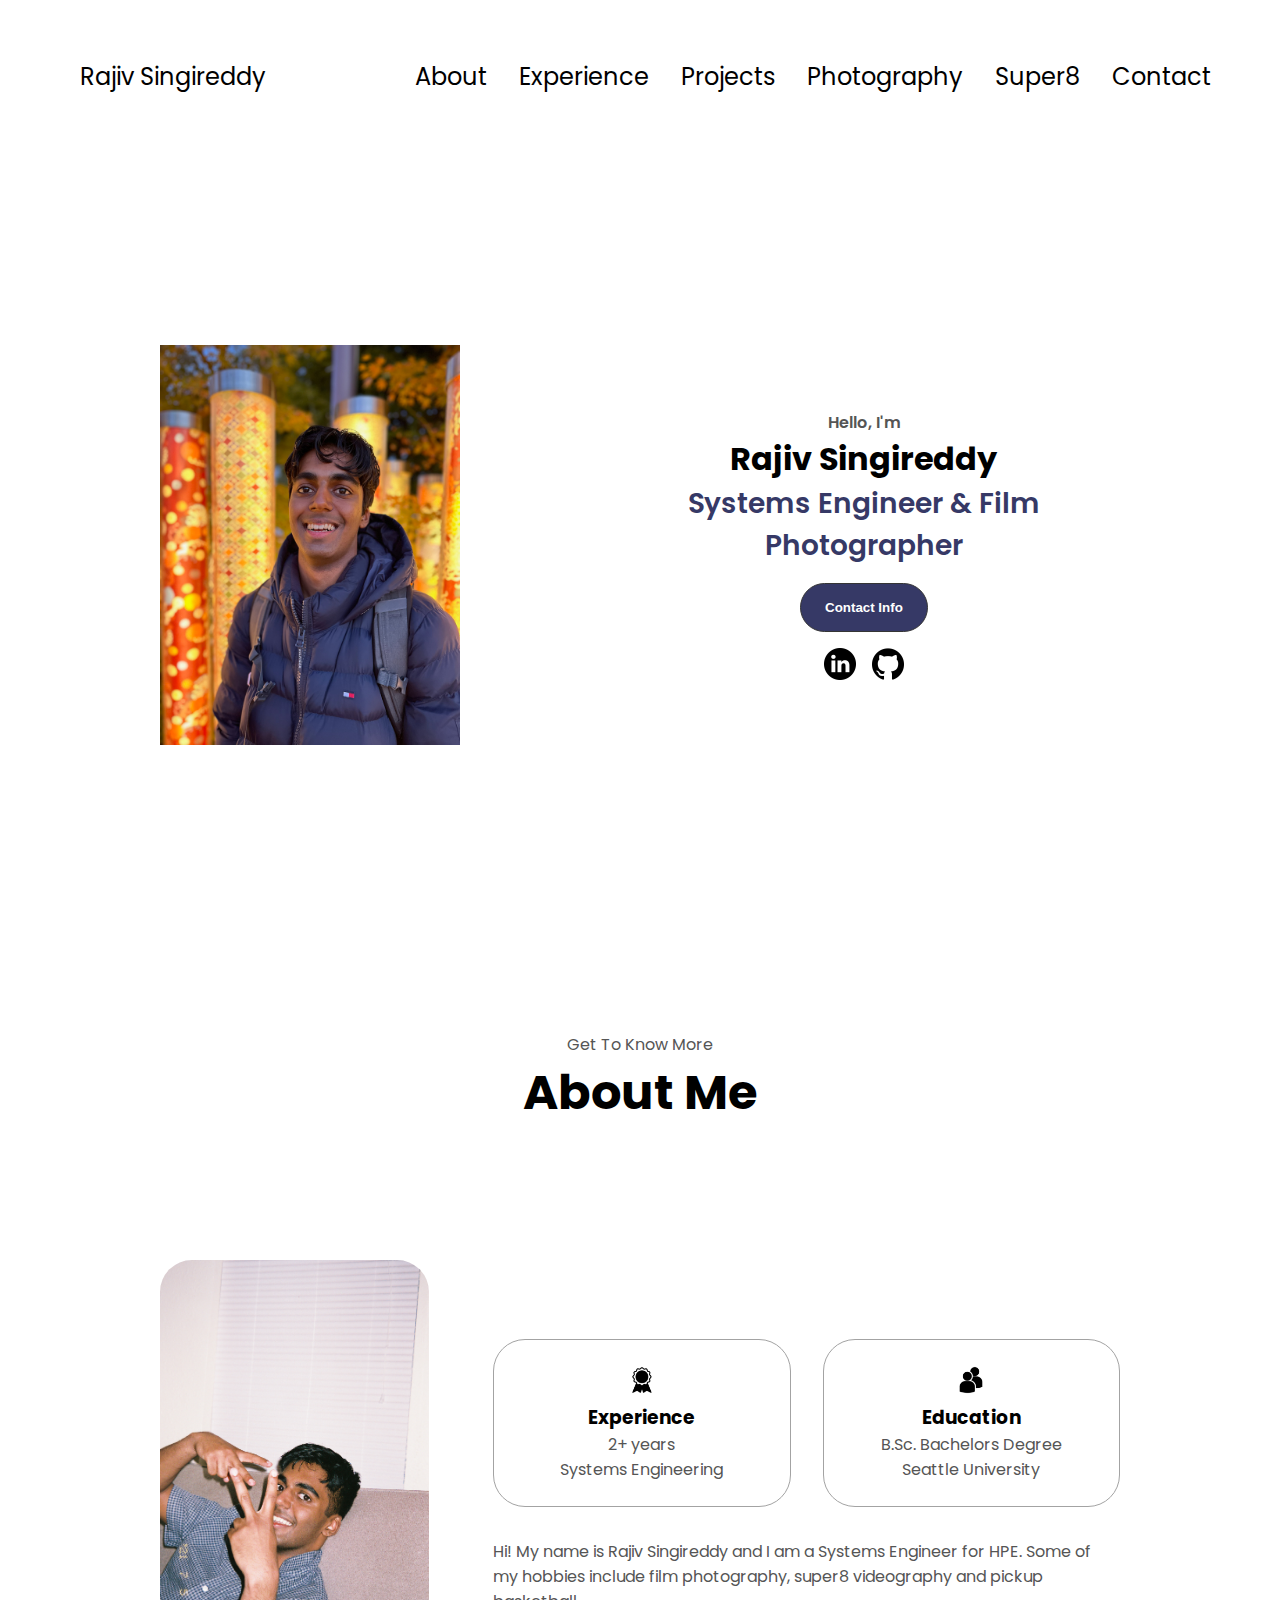
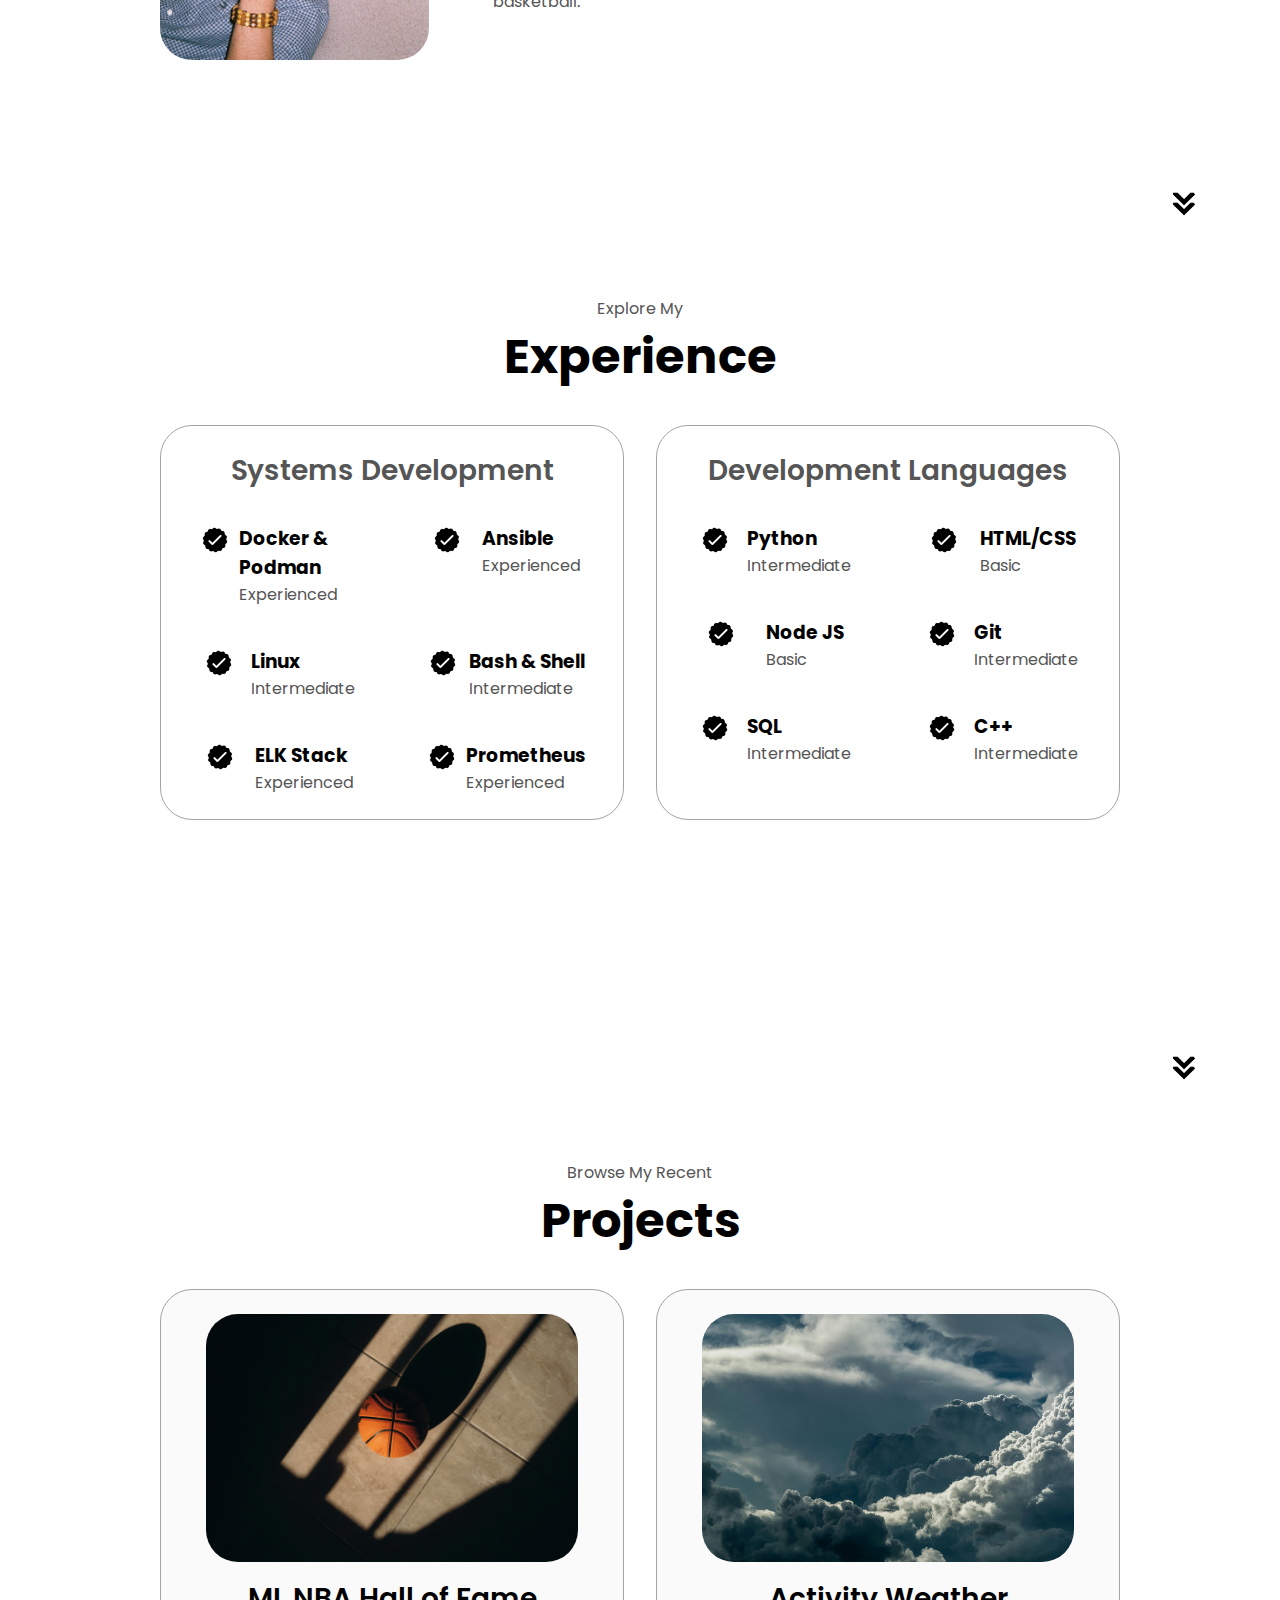
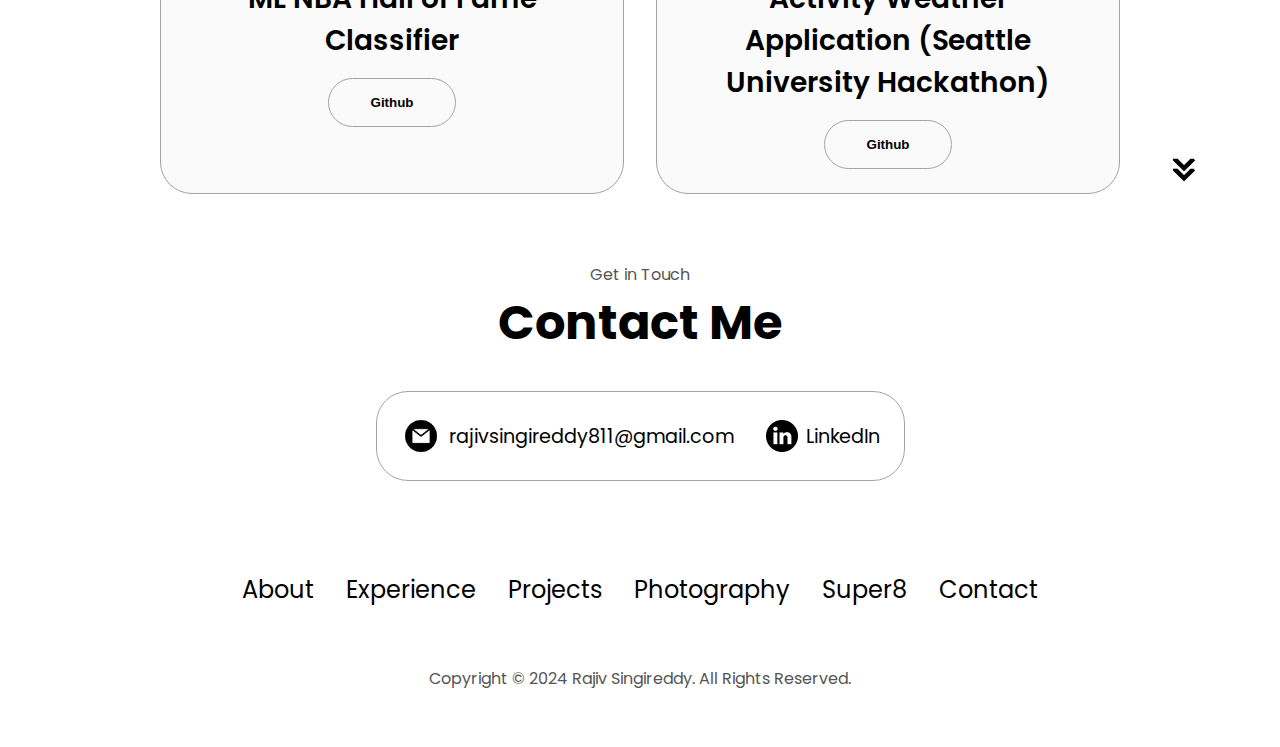
<file: index.html>
<!DOCTYPE html>
<html lang="en">
  <head>
    <meta charset="UTF-8" />
    <meta name="viewport" content="width=device-width, initial-scale=1.0" />
    <title>My Portfolio</title>
    <link rel="stylesheet" href="/assets/css/style.css" />
    <link rel="stylesheet" href="/assets/css/mediaqueries.css" />
  </head>
  <body>
    <nav id="desktop-nav">
      <div class="logo">
        <a href="/">Rajiv Singireddy</a>
      </div>
      <div>
        <ul class="nav-links">
          <li><a href="#about">About</a></li>
          <li><a href="#experience">Experience</a></li>
          <li><a href="#projects">Projects</a></li>
          <li><a href="/photography">Photography</a></li>
          <li><a href="/super8">Super8</a></li>
          <li><a href="#contact">Contact</a></li>
        </ul>
      </div>
    </nav>
    <nav id="hamburger-nav">
      <div class="logo"><a href="/">Rajiv Singireddy</a></div>
      <div class="hamburger-menu">
        <div class="hamburger-icon" onClick="toggleMenu()">
          <span></span>
          <span></span>
          <span></span>
        </div>
        <div class="menu-links">
          <li><a href="#about" onClick="toggleMenu()">About</a></li>
          <li><a href="#experience" onClick="toggleMenu()">Experience</a></li>
          <li><a href="#projects" onClick="toggleMenu()">Projects</a></li>
          <li>
            <a href="/photography" onClick="toggleMenu()">Photography</a>
          </li>
          <li><a href="/super8" onClick="toggleMenu()">Super8</a></li>
          <li><a href="#contact" onClick="toggleMenu()">Contact</a></li>
        </div>
      </div>
    </nav>
    <section id="profile">
      <div class="section__pic-container">
        <img
          src="/assets/images/pfp/main-pic.jpg"
          alt="Rajiv Singireddy profile picture"
        />
      </div>
      <div class="section__text">
        <p class="section__text__p1">Hello, I'm</p>
        <h1>Rajiv Singireddy</h1>
        <p class="section__text__p2">Systems Engineer & Film Photographer</p>
        <div class="btn-container">
          <button class="btn btn-color-1" onclick="location.href='/#contact'">
            Contact Info
          </button>
        </div>
        <div id="social-container">
          <img
            src="/assets/images/icons/linkedin.png"
            alt="My LinkedIn Profile"
            class="icon"
            onclick="location.href='https://www.linkedin.com/in/rajiv-singireddy/'"
          />
          <img
            src="/assets/images/icons/github.png"
            alt="My Github Profile"
            class="icon"
            onclick="location.href='https://github.com/rajiv811'"
          />
        </div>
      </div>
    </section>
    <section id="about">
      <p class="section__text__p1">Get To Know More</p>
      <h1 class="title">About Me</h1>
      <div class="section-container">
        <div class="section__pic-container">
          <img
            src="/assets/images/pfp/profile-pic.jpg"
            alt="Profile picture"
            class="about-pic"
          />
        </div>
        <div class="about-details-container">
          <div class="about-containers">
            <div class="details-container">
              <img
                src="/assets/images/icons/experience.png"
                alt="Experience icon"
                class="icon"
              />
              <h3>Experience</h3>
              <p>2+ years <br />Systems Engineering</p>
            </div>
            <div class="details-container">
              <img
                src="/assets/images/icons/education.png"
                alt="Education icon"
                class="icon"
              />
              <h3>Education</h3>
              <p>B.Sc. Bachelors Degree<br />Seattle University</p>
            </div>
          </div>
          <div class="text-container">
            <p>
              Hi! My name is Rajiv Singireddy and I am a Systems Engineer for
              HPE. Some of my hobbies include film photography, super8
              videography and pickup basketball.
            </p>
          </div>
        </div>
      </div>
      <img
        src="/assets/images/icons/arrow.png"
        alt="Arrow icon"
        class="icon arrow"
        onclick="location.href='/#experience'"
      />
    </section>
    <section id="experience">
      <p class="section__text__p1">Explore My</p>
      <h1 class="title">Experience</h1>
      <div class="experience-details-container">
        <div class="about-containers">
          <div class="details-container">
            <h2 class="experience-sub-title">Systems Development</h2>
            <div class="article-container">
              <article>
                <img
                  src="/assets/images/icons/checkmark.png"
                  alt="Experience icon"
                  class="icon"
                />
                <div>
                  <h3>Docker & Podman</h3>
                  <p>Experienced</p>
                </div>
              </article>
              <article>
                <img
                  src="/assets/images/icons/checkmark.png"
                  alt="Experience icon"
                  class="icon"
                />
                <div>
                  <h3>Ansible</h3>
                  <p>Experienced</p>
                </div>
              </article>
              <article>
                <img
                  src="/assets/images/icons/checkmark.png"
                  alt="Experience icon"
                  class="icon"
                />
                <div>
                  <h3>Linux</h3>
                  <p>Intermediate</p>
                </div>
              </article>
              <article>
                <img
                  src="/assets/images/icons/checkmark.png"
                  alt="Experience icon"
                  class="icon"
                />
                <div>
                  <h3>Bash & Shell</h3>
                  <p>Intermediate</p>
                </div>
              </article>
              <article>
                <img
                  src="/assets/images/icons/checkmark.png"
                  alt="Experience icon"
                  class="icon"
                />
                <div>
                  <h3>ELK Stack</h3>
                  <p>Experienced</p>
                </div>
              </article>
              <article>
                <img
                  src="/assets/images/icons/checkmark.png"
                  alt="Experience icon"
                  class="icon"
                />
                <div>
                  <h3>Prometheus</h3>
                  <p>Experienced</p>
                </div>
              </article>
            </div>
          </div>
          <div class="details-container">
            <h2 class="experience-sub-title">Development Languages</h2>
            <div class="article-container">
              <article>
                <img
                  src="/assets/images/icons/checkmark.png"
                  alt="Experience icon"
                  class="icon"
                />
                <div>
                  <h3>Python</h3>
                  <p>Intermediate</p>
                </div>
              </article>
              <article>
                <img
                  src="/assets/images/icons/checkmark.png"
                  alt="Experience icon"
                  class="icon"
                />
                <div>
                  <h3>HTML/CSS</h3>
                  <p>Basic</p>
                </div>
              </article>
              <article>
                <img
                  src="/assets/images/icons/checkmark.png"
                  alt="Experience icon"
                  class="icon"
                />
                <div>
                  <h3>Node JS</h3>
                  <p>Basic</p>
                </div>
              </article>
              <article>
                <img
                  src="/assets/images/icons/checkmark.png"
                  alt="Experience icon"
                  class="icon"
                />
                <div>
                  <h3>Git</h3>
                  <p>Intermediate</p>
                </div>
              </article>
              <article>
                <img
                  src="/assets/images/icons/checkmark.png"
                  alt="Experience icon"
                  class="icon"
                />
                <div>
                  <h3>SQL</h3>
                  <p>Intermediate</p>
                </div>
              </article>
              <article>
                <img
                  src="/assets/images/icons/checkmark.png"
                  alt="Experience icon"
                  class="icon"
                />
                <div>
                  <h3>C++</h3>
                  <p>Intermediate</p>
                </div>
              </article>
            </div>
          </div>
        </div>
      </div>
      <img
        src="/assets/images/icons/arrow.png"
        alt="Arrow icon"
        class="icon arrow"
        onclick="location.href='/#projects'"
      />
    </section>
    <section id="projects">
      <p class="section__text__p1">Browse My Recent</p>
      <h1 class="title">Projects</h1>
      <div class="experience-details-container">
        <div class="about-containers">
          <div class="details-container color-container">
            <div class="article-container">
              <img
                src="/assets/images/project-pics/projects-bball.jpg"
                alt="Machine Learning Project"
                class="project-img"
              />
            </div>
            <h2 class="experience-sub-title project-title">
              ML NBA Hall of Fame Classifier
            </h2>
            <div class="btn-container">
              <button
                class="btn btn-color-2 project-btn"
                onclick="location.href='https://github.com/rajiv811/Machine-Learning-Spring-2020'"
              >
                Github
              </button>
            </div>
          </div>
          <div class="details-container color-container">
            <div class="article-container">
              <img
                src="/assets/images/project-pics/projects-weather.jpg"
                alt="Activity Weather App Project"
                class="project-img"
              />
            </div>
            <h2 class="experience-sub-title project-title">
              Activity Weather Application (Seattle University Hackathon)
            </h2>
            <div class="btn-container">
              <button
                class="btn btn-color-2 project-btn"
                onclick="location.href='https://github.com/rajiv811/WeatherApp'"
              >
                Github
              </button>
            </div>
          </div>
        </div>
      </div>
      <img
        src="/assets/images/icons/arrow.png"
        alt="Arrow icon"
        class="icon arrow"
        onclick="location.href='/#contact'"
      />
    </section>
    <section id="contact">
      <p class="section__text__p1">Get in Touch</p>
      <h1 class="title">Contact Me</h1>
      <div class="contact-info-upper-container">
        <div class="contact-info-container">
          <img
            src="/assets/images/icons/email.png"
            alt="Email icon"
            class="icon contact-icon email-icon"
          />
          <p><a href="mailto:rajivsingireddy811@gmail.com">rajivsingireddy811@gmail.com</a></p>
        </div>
        <div class="contact-info-container">
          <img
            src="/assets/images/icons/linkedin.png"
            alt="LinkedIn icon"
            class="icon contact-icon"
          />
          <p><a href="https://www.linkedin.com/in/rajiv-singireddy/">LinkedIn</a></p>
        </div>
      </div>
    </section>
    <footer>
      <nav>
        <div class="nav-links-container">
          <ul class="nav-links">
            <li><a href="#about">About</a></li>
            <li><a href="#experience">Experience</a></li>
            <li><a href="#projects">Projects</a></li>
            <li><a href="/photography">Photography</a></li>
            <li><a href="/super8">Super8</a></li>
            <li><a href="#contact">Contact</a></li>
          </ul>
        </div>
      </nav>
      <p>Copyright &#169; 2024 Rajiv Singireddy. All Rights Reserved.</p>
    </footer>
    <script src="/assets/js/script.js"></script>
  </body>
</html>
</file>
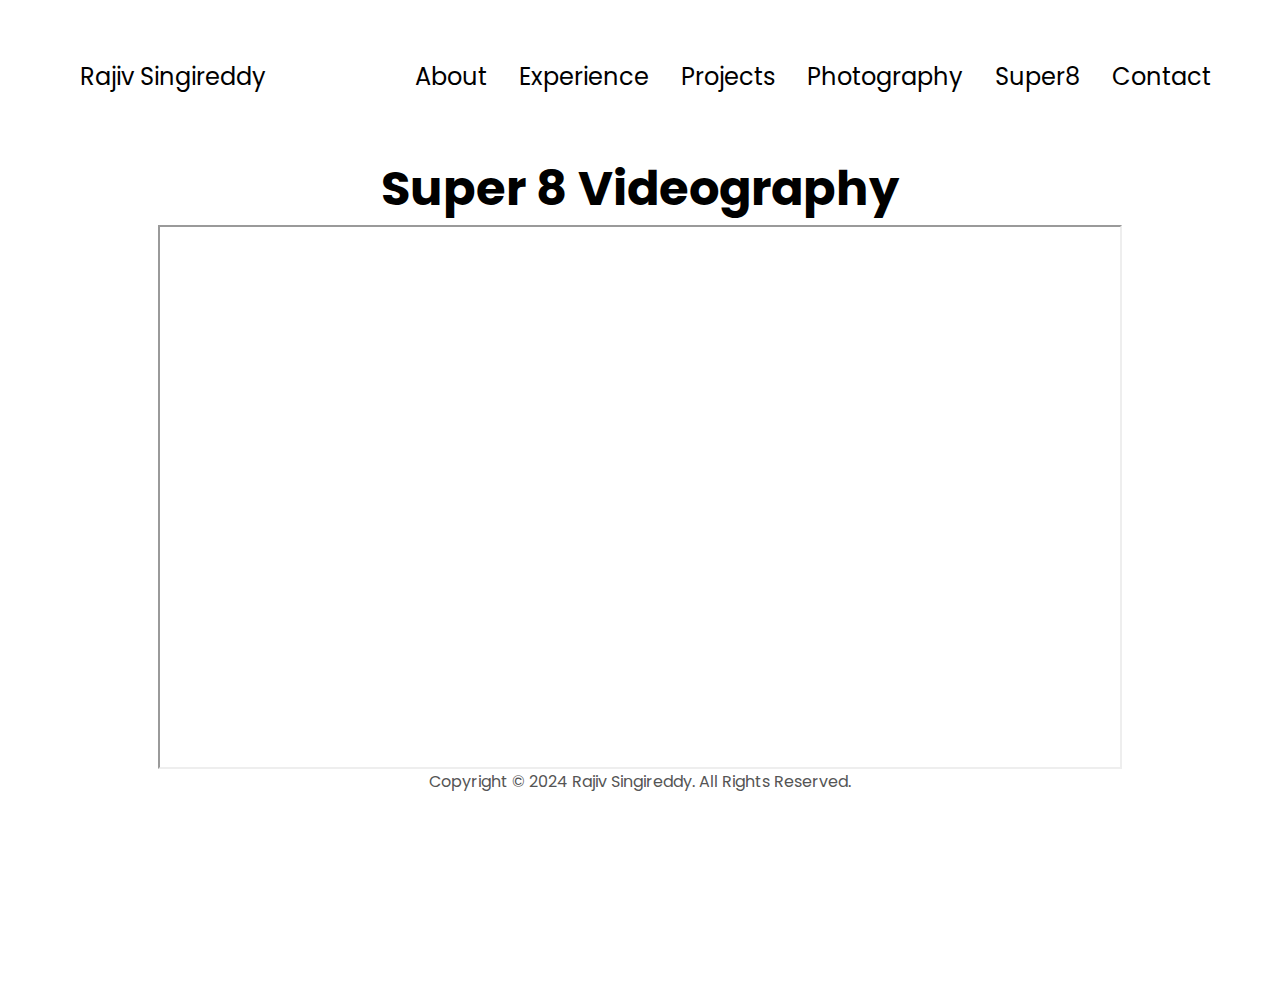
<file: super8.html>
<!DOCTYPE html>
<html lang="en">
  <head>
    <meta charset="UTF-8" />
    <meta name="viewport" content="width=device-width, initial-scale=1.0" />
    <title>Super8 Videography</title>
    <link rel="stylesheet" href="/assets/css/style.css" />
    <link rel="stylesheet" href="/assets/css/mediaqueries.css" />
  </head>
  <body>
    <nav id="desktop-nav">
      <div class="logo">
        <a href="/">Rajiv Singireddy</a>
      </div>
      <div>
        <ul class="nav-links">
          <li><a href="/#about">About</a></li>
          <li><a href="/#experience">Experience</a></li>
          <li><a href="/#projects">Projects</a></li>
          <li><a href="/photography">Photography</a></li>
          <li><a href="/super8">Super8</a></li>
          <li><a href="/#contact">Contact</a></li>
        </ul>
      </div>
    </nav>
    <nav id="hamburger-nav">
      <div class="logo"><a href="/">Rajiv Singireddy</a></div>
      <div class="hamburger-menu">
        <div class="hamburger-icon" onClick="toggleMenu()">
          <span></span>
          <span></span>
          <span></span>
        </div>
        <div class="menu-links">
          <li><a href="/#about" onClick="toggleMenu()">About</a></li>
          <li><a href="/#experience" onClick="toggleMenu()">Experience</a></li>
          <li><a href="/#projects" onClick="toggleMenu()">Projects</a></li>
          <li><a href="/photography" onClick="toggleMenu()">Photography</a></li>
          <li><a href="/super8" onClick="toggleMenu()">Super8</a></li>
          <li><a href="/#contact" onClick="toggleMenu()">Contact</a></li>
        </div>
      </div>
    </nav>
    <h1 class="title">
      Super 8 Videography
      <br />
      <iframe
        src="https://www.youtube.com/embed/btVn16MfnGQ"
      >
      </iframe>
    </h1>
    <footer>
      <p>Copyright &#169; 2024 Rajiv Singireddy. All Rights Reserved.</p>
    </footer>
    <script src="/assets/js/script.js"></script>
  </body>
</html>
</file>
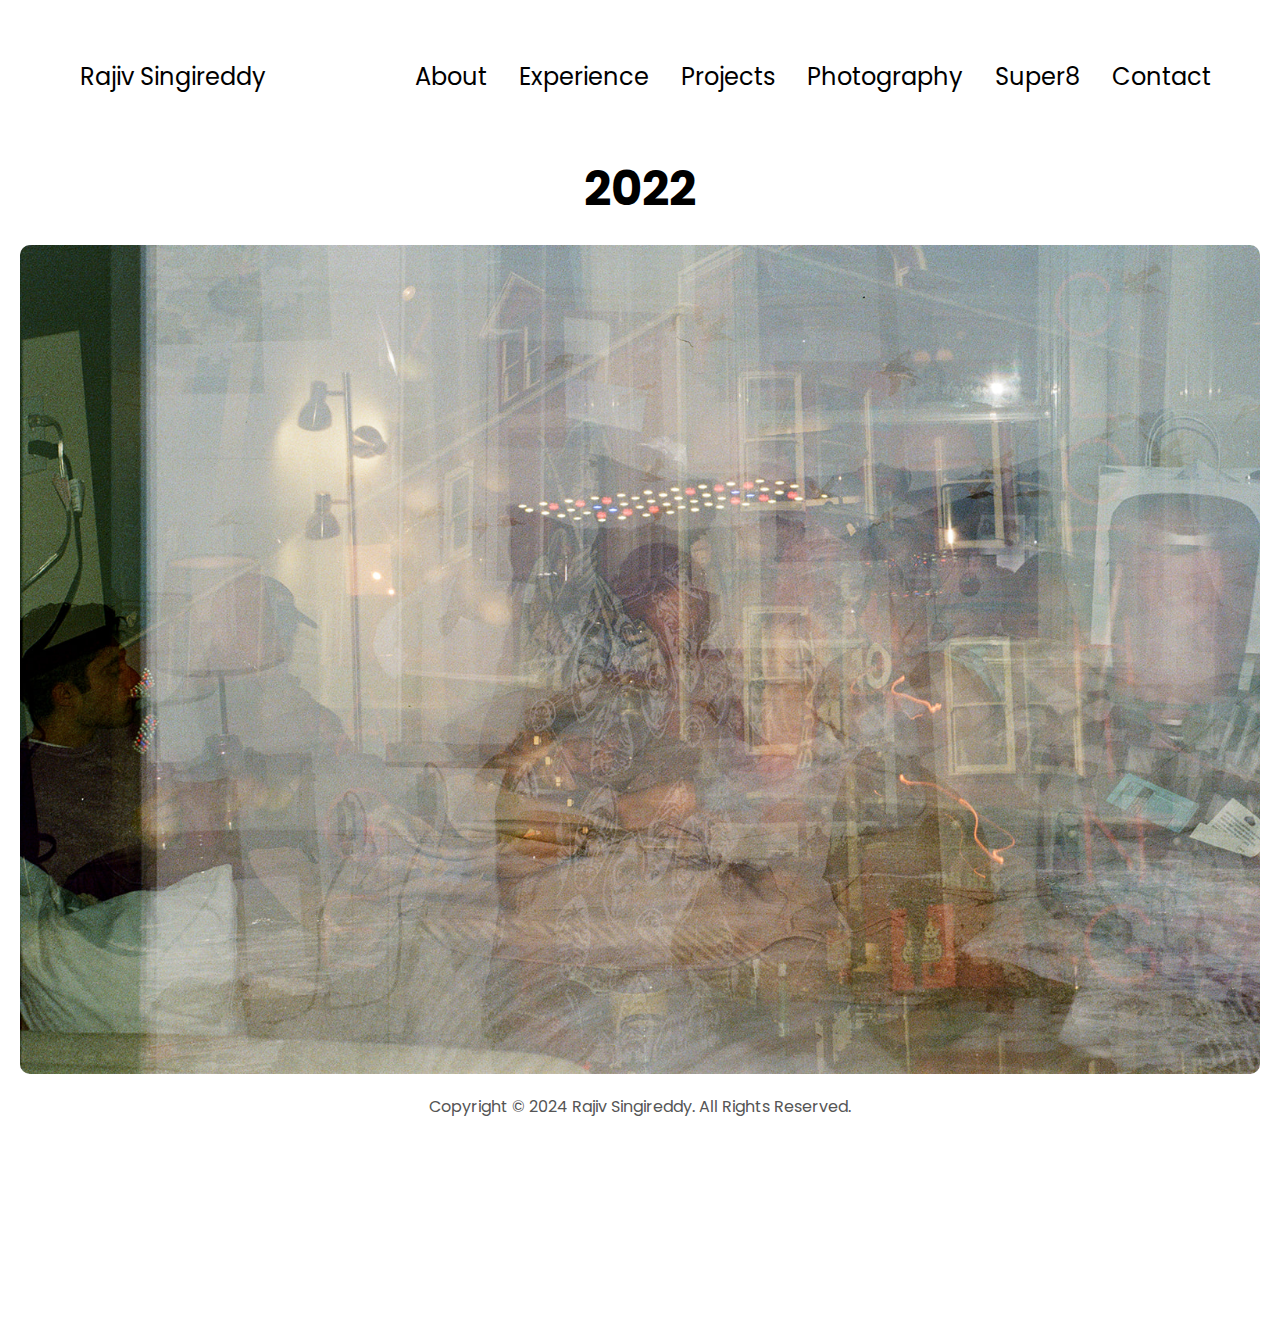
<file: photography/2022.html>
<!DOCTYPE html>
<html lang="en">
  <head>
    <meta charset="UTF-8" />
    <meta name="viewport" content="width=device-width, initial-scale=1.0" />
    <title>Photo Gallery</title>
    <link rel="stylesheet" href="/assets/css/style.css" />
    <link rel="stylesheet" href="/assets/css/mediaqueries.css" />
  </head>
  <body>
    <nav id="desktop-nav">
      <div class="logo">
        <a href="/">Rajiv Singireddy</a>
      </div>
      <div>
        <ul class="nav-links">
          <li><a href="/#about">About</a></li>
          <li><a href="/#experience">Experience</a></li>
          <li><a href="/#projects">Projects</a></li>
          <li><a href="/photography">Photography</a></li>
          <li><a href="/super8">Super8</a></li>
          <li><a href="/#contact">Contact</a></li>
        </ul>
      </div>
    </nav>
    <nav id="hamburger-nav">
      <div class="logo"><a href="/">Rajiv Singireddy</a></div>
      <div class="hamburger-menu">
        <div class="hamburger-icon" onClick="toggleMenu()">
          <span></span>
          <span></span>
          <span></span>
        </div>
        <div class="menu-links">
          <li><a href="/#about" onClick="toggleMenu()">About</a></li>
          <li><a href="/#experience" onClick="toggleMenu()">Experience</a></li>
          <li><a href="/#projects" onClick="toggleMenu()">Projects</a></li>
          <li><a href="/photography" onClick="toggleMenu()">Photography</a></li>
          <li><a href="/super8" onClick="toggleMenu()">Super8</a></li>
          <li><a href="/#contact" onClick="toggleMenu()">Contact</a></li>
        </div>
      </div>
    </nav>
    <h1 class="title">2022</h1>
    <div class="gallery">
      <div class="gallery-item">
        <img
          src="/assets/images/film-photos/2022-photos/2022-1.jpg"
          alt="Image 1"
          onclick="openModal('/assets/images/film-photos/2022-photos/2022-1.jpg','2022 was a tough year for photography. Here is the result of 24 photos stacked up ontop of each other due to a broken camera reeler')"
        />
      </div>
    </div>
    <div id="myModal" class="modal">
      <span class="close" onclick="closeModal()">&times;</span>
      <img class="modal-content" id="modalImg" />
      <div id="modalText" class="modal-text"></div>
    </div>
    <!-- Add more gallery items as needed -->
    <footer>
      <p>Copyright &#169; 2024 Rajiv Singireddy. All Rights Reserved.</p>
    </footer>
    <script src="/assets/js/script.js"></script>
  </body>
</html>
</file>
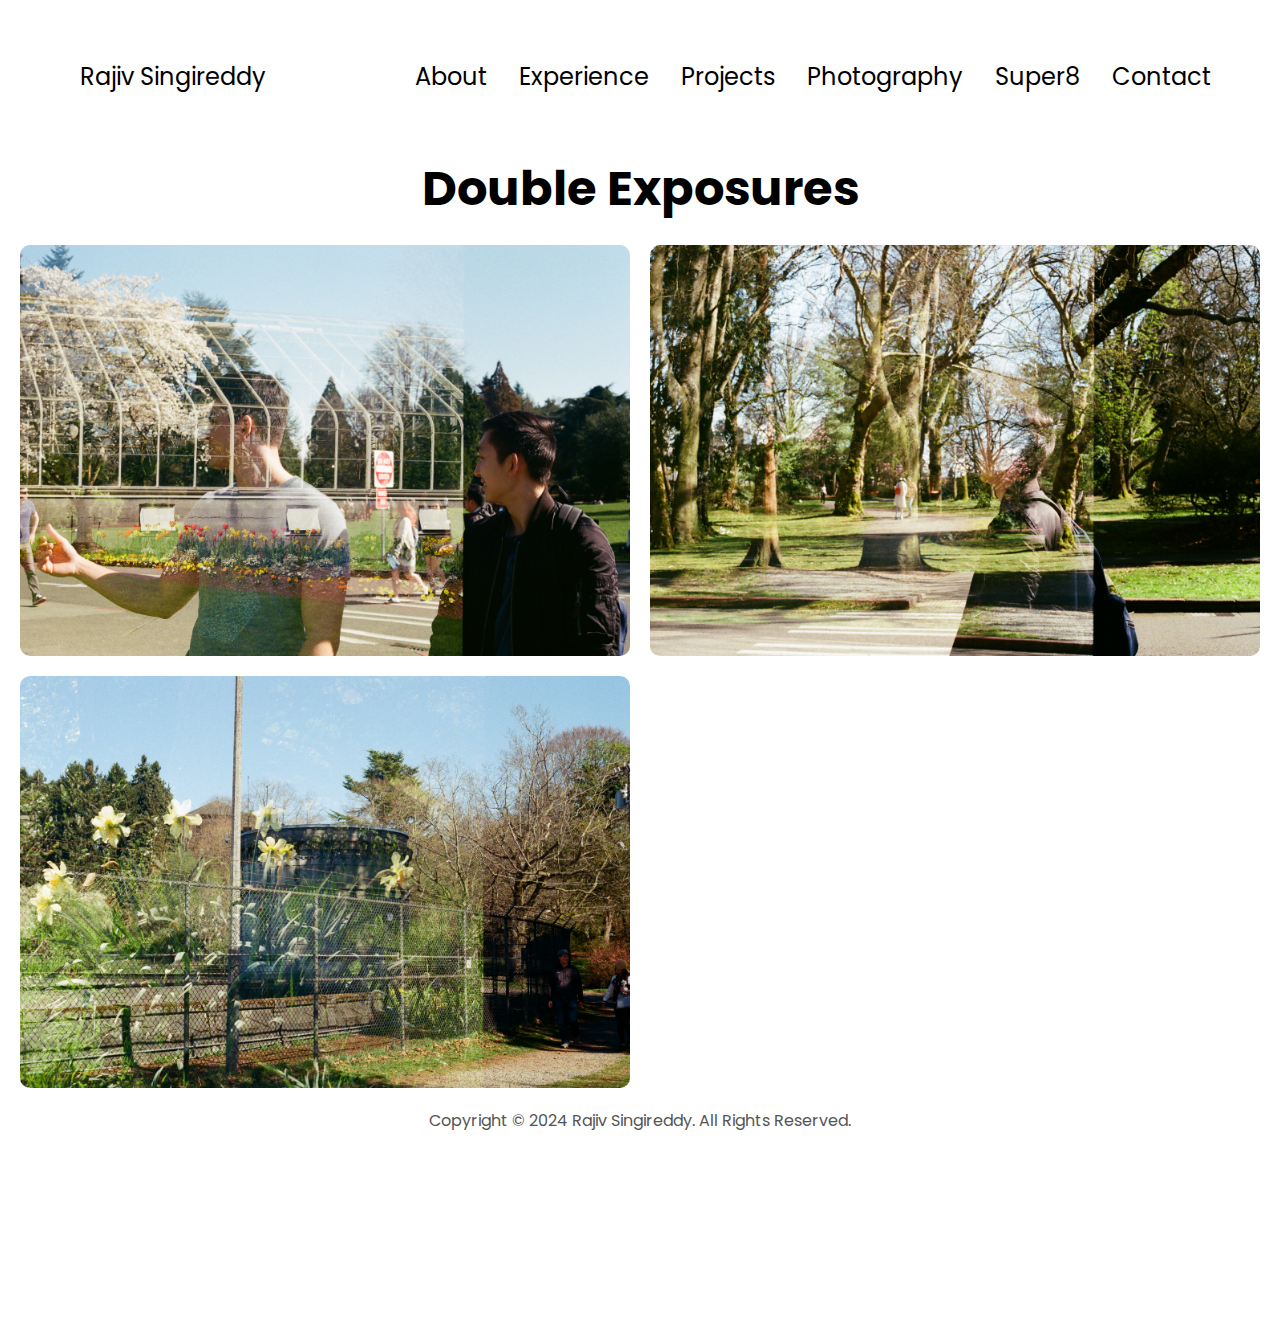
<file: photography/double-exposures.html>
<!DOCTYPE html>
<html lang="en">
  <head>
    <meta charset="UTF-8" />
    <meta name="viewport" content="width=device-width, initial-scale=1.0" />
    <title>Photo Gallery</title>
    <link rel="stylesheet" href="/assets/css/style.css" />
    <link rel="stylesheet" href="/assets/css/mediaqueries.css" />
  </head>
  <body>
    <nav id="desktop-nav">
      <div class="logo">
        <a href="/">Rajiv Singireddy</a>
      </div>
      <div>
        <ul class="nav-links">
          <li><a href="/#about">About</a></li>
          <li><a href="/#experience">Experience</a></li>
          <li><a href="/#projects">Projects</a></li>
          <li><a href="/photography">Photography</a></li>
          <li><a href="/super8">Super8</a></li>
          <li><a href="/#contact">Contact</a></li>
        </ul>
      </div>
    </nav>
    <nav id="hamburger-nav">
      <div class="logo"><a href="/">Rajiv Singireddy</a></div>
      <div class="hamburger-menu">
        <div class="hamburger-icon" onClick="toggleMenu()">
          <span></span>
          <span></span>
          <span></span>
        </div>
        <div class="menu-links">
          <li><a href="/#about" onClick="toggleMenu()">About</a></li>
          <li><a href="/#experience" onClick="toggleMenu()">Experience</a></li>
          <li><a href="/#projects" onClick="toggleMenu()">Projects</a></li>
          <li><a href="/photography" onClick="toggleMenu()">Photography</a></li>
          <li><a href="/super8" onClick="toggleMenu()">Super8</a></li>
          <li><a href="/#contact" onClick="toggleMenu()">Contact</a></li>
        </div>
      </div>
    </nav>
    <h1 class="title">Double Exposures</h1>
    <div class="gallery">
      <div class="gallery-item">
        <img
          src="/assets/images/film-photos/Double Exposures/de-1.jpg"
          alt="Image 1"
          onclick="openModal('/assets/images/film-photos/Double Exposures/de-1.jpg','Discovery Park pt.1')"
        />
      </div>
      <div class="gallery-item">
        <img
          src="/assets/images/film-photos/Double Exposures/de-2.jpg"
          alt="Image 2"
          onclick="openModal('/assets/images/film-photos/Double Exposures/de-2.jpg','Discovery Park pt.2')"
        />
      </div>
      <div class="gallery-item">
        <img
          src="/assets/images/film-photos/Double Exposures/de-3.jpg"
          alt="Image 3"
          onclick="openModal('/assets/images/film-photos/Double Exposures/de-3.jpg','Discovery Park pt.3')"
        />
      </div>
      <!-- Add more gallery items as needed -->
    </div>
    <div id="myModal" class="modal">
      <span class="close" onclick="closeModal()">&times;</span>
      <img class="modal-content" id="modalImg" />
      <div id="modalText" class="modal-text"></div>
    </div>
    <footer>
      <p>Copyright &#169; 2024 Rajiv Singireddy. All Rights Reserved.</p>
    </footer>
    <script src="/assets/js/script.js"></script>
  </body>
</html>
</file>
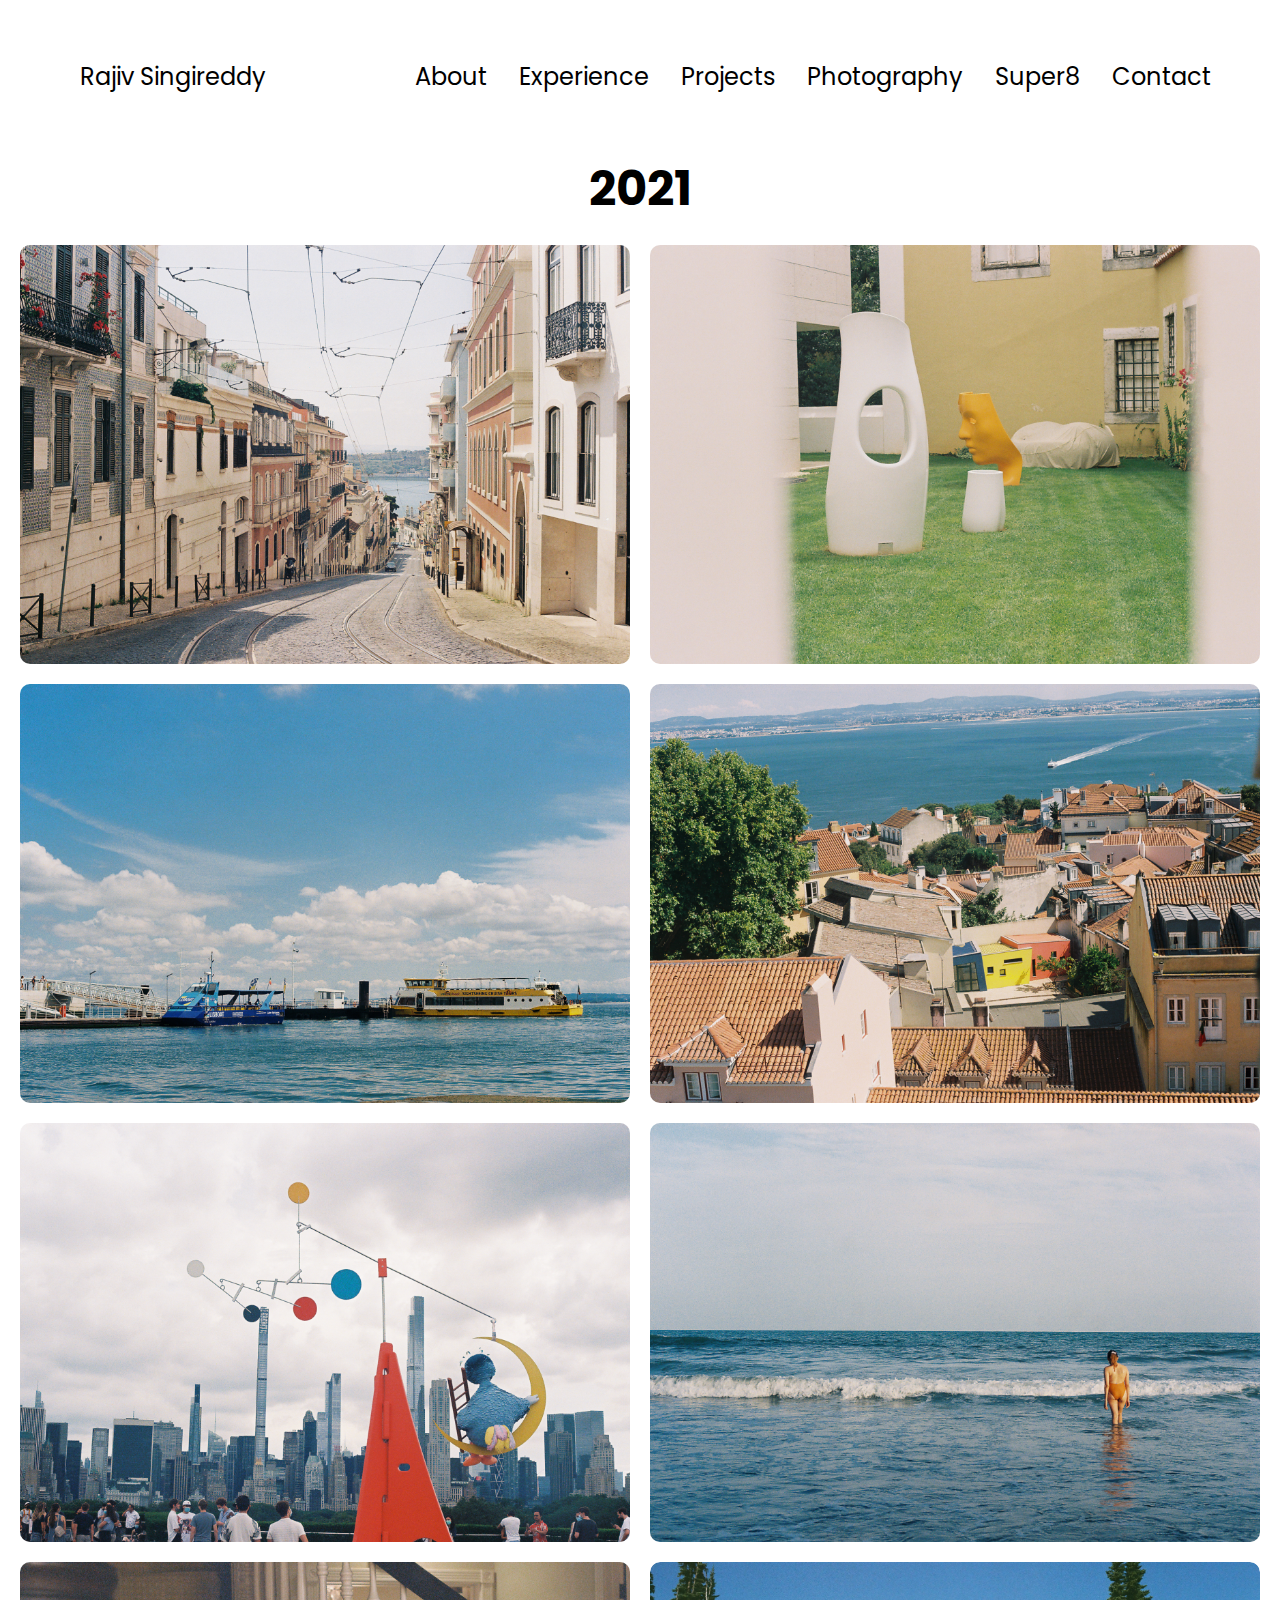
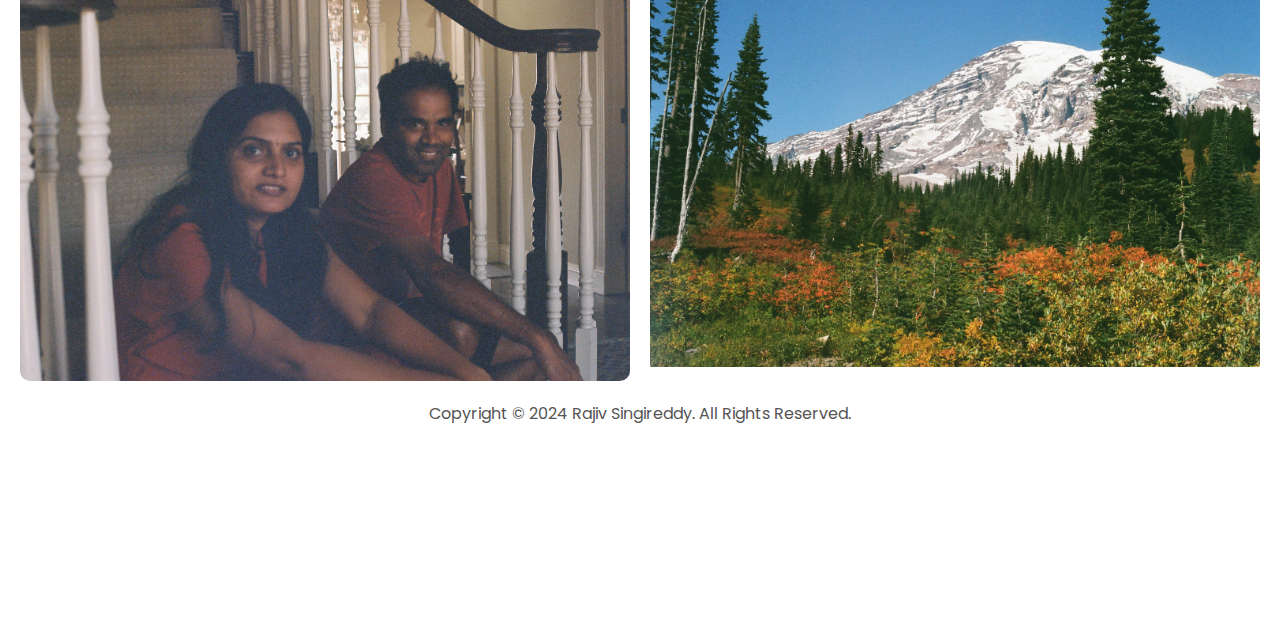
<file: photography/past-2021.html>
<!DOCTYPE html>
<html lang="en">
  <head>
    <meta charset="UTF-8" />
    <meta name="viewport" content="width=device-width, initial-scale=1.0" />
    <title>Photo Gallery</title>
    <link rel="stylesheet" href="/assets/css/style.css" />
    <link rel="stylesheet" href="/assets/css/mediaqueries.css" />
  </head>
  <body>
    <nav id="desktop-nav">
      <div class="logo">
        <a href="/">Rajiv Singireddy</a>
      </div>
      <div>
        <ul class="nav-links">
          <li><a href="/#about">About</a></li>
          <li><a href="/#experience">Experience</a></li>
          <li><a href="/#projects">Projects</a></li>
          <li><a href="/photography">Photography</a></li>
          <li><a href="/super8">Super8</a></li>
          <li><a href="/#contact">Contact</a></li>
        </ul>
      </div>
    </nav>
    <nav id="hamburger-nav">
      <div class="logo"><a href="/">Rajiv Singireddy</a></div>
      <div class="hamburger-menu">
        <div class="hamburger-icon" onClick="toggleMenu()">
          <span></span>
          <span></span>
          <span></span>
        </div>
        <div class="menu-links">
          <li><a href="/#about" onClick="toggleMenu()">About</a></li>
          <li><a href="/#experience" onClick="toggleMenu()">Experience</a></li>
          <li><a href="/#projects" onClick="toggleMenu()">Projects</a></li>
          <li><a href="/photography" onClick="toggleMenu()">Photography</a></li>
          <li><a href="/super8" onClick="toggleMenu()">Super8</a></li>
          <li><a href="/#contact" onClick="toggleMenu()">Contact</a></li>
        </div>
      </div>
    </nav>
    <h1 class="title">2021</h1>
    <div class="gallery">
      <div class="gallery-item">
        <img
          src="/assets/images/film-photos/2021-and-past/2021-1.jpg"
          alt="Image 1"
          onclick="openModal('/assets/images/film-photos/2021-and-past/2021-1.jpg','Streets of Lisboa')"
        />
      </div>
      <div class="gallery-item">
        <img
          src="/assets/images/film-photos/2021-and-past/2021-2.jpg"
          alt="Image 1"
          onclick="openModal('/assets/images/film-photos/2021-and-past/2021-2.jpg','Art installation')"
        />
      </div>
      <div class="gallery-item">
        <img
          src="/assets/images/film-photos/2021-and-past/2021-3.jpg"
          alt="Image 1"
          onclick="openModal('/assets/images/film-photos/2021-and-past/2021-3.jpg','Cruises')"
        />
      </div>
      <div class="gallery-item">
        <img
          src="/assets/images/film-photos/2021-and-past/2021-4.jpg"
          alt="Image 1"
          onclick="openModal('/assets/images/film-photos/2021-and-past/2021-4.jpg','Colorful house')"
        />
      </div>
      <div class="gallery-item">
        <img
          src="/assets/images/film-photos/2021-and-past/2021-5.jpg"
          alt="Image 1"
          onclick="openModal('/assets/images/film-photos/2021-and-past/2021-5.jpg','NYC Skyline')"
        />
      </div>
      <div class="gallery-item">
        <img
          src="/assets/images/film-photos/2021-and-past/2021-6.jpg"
          alt="Image 1"
          onclick="openModal('/assets/images/film-photos/2021-and-past/2021-6.jpg','Julci staring into the vast unknown')"
        />
      </div>
      <div class="gallery-item">
        <img
          src="/assets/images/film-photos/2021-and-past/2021-7.jpg"
          alt="Image 1"
          onclick="openModal('/assets/images/film-photos/2021-and-past/2021-7.jpg','Uncle and Aunt')"
        />
      </div>
      <div class="gallery-item">
        <div class="gallery-item">
          <img
            src="/assets/images/film-photos/2021-and-past/2021-8.jpg"
            alt="Image 1"
            onclick="openModal('/assets/images/film-photos/2021-and-past/2021-8.jpg','Mount Rainier')"
          />
        </div>
      </div>
    </div>
    <div id="myModal" class="modal">
      <span class="close" onclick="closeModal()">&times;</span>
      <img class="modal-content" id="modalImg" />
      <div id="modalText" class="modal-text"></div>
    </div>
    <!-- Add more gallery items as needed -->
    <footer>
      <p>Copyright &#169; 2024 Rajiv Singireddy. All Rights Reserved.</p>
    </footer>
    <script src="/assets/js/script.js"></script>
  </body>
</html>
</file>
<file: assets/css/style.css>
/* GENERAL */

@import url("https://fonts.googleapis.com/css2?family=Poppins:ital,wght@0,100;0,200;0,300;0,400;0,500;0,600;0,700;0,800;0,900;1,100;1,200;1,300;1,400;1,500;1,600;1,700;1,800;1,900&display=swap");

* {
  margin: 0;
  padding: 0;
}

body {
  font-family: "Poppins", sans-serif;
}

html {
  scroll-behavior: smooth;
}

p {
  color: rgb(85, 85, 85);
}

/* TRANSITION */

a,
.btn {
  transition: all 300ms ease;
}

/* DESKTOP NAV */

nav,
.nav-links {
  display: flex;
}

nav {
  justify-content: space-around;
  align-items: center;
  height: 17vh;
}

.nav-links {
  gap: 2rem;
  list-style: none;
  font-size: 1.5rem;
}

a {
  color: black;
  text-decoration: none;
  text-decoration-color: white;
}

a:hover {
  color: rgb(54 57 102);
  text-decoration: underline;
  text-underline-offset: 1rem;
  text-decoration-color: rgb(54 57 102);
}

.logo {
  font-size: 1.5rem;
  //border: 8px solid;
  padding: 10px;
  //border-image: linear-gradient(45deg, rgb(54 57 102), white) 10;
}

.logo:hover {
  cursor: default;
}
.logo a:hover {
  text-decoration: none;
}

/* HAMBURGER MENU */

#hamburger-nav {
  display: none;
}

.hamburger-menu {
  position: relative;
  display: inline-block;
}

.hamburger-icon {
  display: flex;
  flex-direction: column;
  justify-content: space-between;
  height: 24px;
  width: 30px;
  cursor: pointer;
}

.hamburger-icon span {
  width: 100%;
  height: 2px;
  background-color: black;
  transition: all 0.3 ease-in-out;
}

.menu-links {
  position: absolute;
  top: 100%;
  right: 0%;
  background-color: white;
  width: fit-content;
  max-height: 0;
  overflow: hidden;
  transition: all 0.3 ease-in-out;
  z-index: 5;
}

.menu-links a {
  display: block;
  padding: 10px;
  text-align: center;
  font-size: 1.5rem;
  color: black;
  text-decoration: none;
  transition: all 0.3 ease-in-out;
}

.menu-links li {
  list-style: none;
}

.menu-links.open {
  max-height: 325px;
}

.hamburger-icon.open span:first-child {
  transform: rotate(45deg) translate(10px, 5px);
}

.hamburger-icon.open span:nth-child(2) {
  opacity: 0;
}

.hamburger-icon.open span:last-child {
  transform: rotate(-45deg) translate(10px, -5px);
}

.hamburger-icon span:first-child {
  transform: none;
}
.hamburger-icon span:first-child {
  opacity: 1;
}
.hamburger-icon span:first-child {
  transform: none;
}

/* SECTIONS */
section {
  padding-top: 4vh;
  height: 96vh;
  margin: 0 10rem;
  box-sizing: border-box;
  min-height: fit-content;
}

.section-container {
  display: flex;
}

/* PROFILE SECTION */

#profile {
  display: flex;
  justify-content: center;
  gap: 5rem;
  height: 80vh;
}

.section__pic-container {
  display: flex;
  margin: auto 0;
}

.section__text {
  align-self: center;
  text-align: center;
}

.section__text p {
  font-weight: 600;
}

.section__text__p1 {
  text-align: center;
}

.section__text__p2 {
  font-size: 1.75rem;
  margin-bottom: 1rem;
  color: rgb(54 57 102);
}

.title {
  font-size: 3rem;
  text-align: center;
}

#social-container {
  display: flex;
  justify-content: center;
  margin-top: 1rem;
  gap: 1rem;
}

/* ICON */

.icon {
  cursor: pointer;
  height: 2rem;
}

/* BUTTONS */

.btn-container {
  display: flex;
  justify-content: center;
  gap: 1rem;
}

.btn {
  font-weight: 600;
  transition: all 300ms ease;
  padding: 1rem;
  width: 8rem;
  border-radius: 2rem;
}

.btn-color-1,
.btn-color-2 {
  border: rgb(53, 53, 53) 0.1rem solid;
}

.btn-color-1:hover,
.btn-color-2:hover {
  cursor: pointer;
}

.btn-color-1,
.btn-color-2:hover {
  background: rgb(54 57 102);
  color: white;
}

.btn-color-1:hover {
  background: rgb(0, 0, 0);
}

.btn-color-2 {
  background: none;
}

.btn-color-2:hover {
  border: rgb(255, 255, 255) 0.1rem solid;
}

.btn-container {
  gap: 1rem;
}

/* ABOUT SECTION */

#about {
  position: relative;
}

.about-containers {
  gap: 2rem;
  margin-bottom: 2rem;
  margin-top: 2rem;
}

.about-details-container {
  justify-content: center;
  flex-direction: column;
}

.about-containers,
.about-details-container {
  display: flex;
}

.about-pic {
  border-radius: 2rem;
}

.arrow {
  position: absolute;
  right: -5rem;
  bottom: 2.5rem;
}

.details-container {
  padding: 1.5rem;
  flex: 1;
  background: white;
  border-radius: 2rem;
  border: rgb(53, 53, 53) 0.1rem solid;
  border-color: rgb(163, 163, 163);
  text-align: center;
}

.section-container {
  gap: 4rem;
  height: 80%;
}

.section__pic-container {
  height: 400px;
  width: 400px;
  margin: auto 0;
}

/* EXPERIENCE SECTION */

#experience {
  position: relative;
}

.experience-sub-title {
  color: rgb(85, 85, 85);
  font-weight: 600;
  font-size: 1.75rem;
  margin-bottom: 2rem;
}

.experience-details-container {
  display: flex;
  justify-content: center;
  flex-direction: column;
}

.article-container {
  display: flex;
  text-align: initial;
  flex-wrap: wrap;
  flex-direction: row;
  gap: 2.5rem;
  justify-content: space-around;
}

article {
  display: flex;
  width: 10rem;
  justify-content: space-around;
  gap: 0.5rem;
}

article .icon {
  cursor: default;
}

/* PROJECTS SECTION */

#projects {
  position: relative;
}

.color-container {
  border-color: rgb(163, 163, 163);
  background: rgb(250, 250, 250);
}

.project-img {
  border-radius: 2rem;
  width: 90%;
  height: 90%;
}

.project-title {
  margin: 1rem;
  color: black;
}

.project-btn {
  color: black;
  border-color: rgb(163, 163, 163);
}

/* CONTACT */

#contact {
  display: flex;
  justify-content: center;
  flex-direction: column;
  height: 70vh;
}

.contact-info-upper-container {
  display: flex;
  justify-content: center;
  border-radius: 2rem;
  border: rgb(53, 53, 53) 0.1rem solid;
  border-color: rgb(163, 163, 163);
  background: (250, 250, 250);
  margin: 2rem auto;
  padding: 0.5rem;
}

.contact-info-container {
  display: flex;
  align-items: center;
  justify-content: center;
  gap: 0.5rem;
  margin: 1rem;
}

.contact-info-container p {
  font-size: larger;
}

.contact-icon {
  cursor: default;
}

.email-icon {
  height: 2.5rem;
}

/* FOOTER SECTION */

footer {
  height: 26vh;
  margin: 0 1rem;
}

footer p {
  text-align: center;
}

/* GALLERY */
.gallery-card {
  margin: 0 auto; /* Center horizontally */
  width: 50%;
  gap: 20px;
  padding: 20px;
}

.centered {
  position: absolute;
  top: 50%;
  left: 50%;
  transform: translate(-50%, -50%); /* Center horizontally and vertically */
  padding: 10px; /* Optional: Add padding for better appearance */
  font-size: 18px; /* Set font size for desktop */
}
.gallery {
  display: grid;
  grid-template-columns: repeat(auto-fit, minmax(500px, 1fr));
  gap: 20px;
  padding: 20px;
}
.gallery-item {
  position: relative;
  overflow: hidden;
  border-radius: 10px;
}
.gallery-item img {
  width: 100%;
  height: 100%;
  object-fit: cover;
  transition: transform 0.3s ease;
}
.gallery-item:hover img {
  transform: scale(1.1);
}

/* MODAL STYLES */
.modal {
  display: none;
  position: fixed;
  z-index: 1000;
  top: 0;
  left: 0;
  width: 100%;
  height: 100%;
  background-color: rgba(0, 0, 0, 0.9);
  overflow: auto;
}

.modal-content {
  position: absolute;
  top: 50%;
  left: 50%;
  transform: translate(-50%, -50%);
  max-width: 80%;
  max-height: 80%;
}

.modal-text {
  position: absolute;
  bottom: 30px;
  left: 50%;
  transform: translateX(-50%);
  color: white;
  text-align: center;
}

.close {
  position: absolute;
  top: 15px;
  right: 15px;
  color: white;
  font-size: 24px;
  cursor: pointer;
}

.close:hover {
  color: #bbb;
}

/* SUPER8 */
iframe {
    width: 100%; /* Set iframe width to 100% for mobile */
    max-width: 960px; /* Set maximum width for larger screens */
    height: calc(100vw / 16 * 9); /* Maintain 16:9 aspect ratio */
    max-height: 540px;
    display: block;
    margin: 0 auto; /* Center iframe horizontally */
}
</file>
<file: assets/css/mediaqueries.css>
@media screen and (max-width: 1400px) {
    #profile {
      height: 83vh;
      margin-bottom: 6rem;
    }
    .about-containers {
      flex-wrap: wrap;
    }
    #contact,
    #projects {
      height: fit-content;
    }
  }
  
  @media screen and (max-width: 1200px) {
    #desktop-nav {
      display: none;
    }
    #hamburger-nav {
      display: flex;
    }
    #experience,
    .experience-details-container {
      margin-top: 2rem;
    }
    #profile,
    .section-container {
      display: block;
    }
    .arrow {
      display: none;
    }
    section,
    .section-container {
      height: fit-content;
    }
    section {
      margin: 0 5%;
    }
    .section__pic-container {
      width: 275px;
      height: 275px;
      margin: 0 auto 2rem;
    }
    .about-containers {
      margin-top: 0;
    }
    .modal-text {
      bottom: 20%;
    }
  }

  @media screen and (max-width: 768px) {
    #contact,
    footer {
      height: 40vh;
    }
    #profile {
      height: 83vh;
      margin-bottom: 0;
    }
    article {
      font-size: 1rem;
    }
    footer nav {
      height: fit-content;
      margin-bottom: 2rem;
    }
    .about-containers,
    .contact-info-upper-container,
    .btn-container {
      flex-wrap: wrap;
    }
    .contact-info-container {
      margin: 0;
    }
    .contact-info-container p,
    .nav-links li a {
      font-size: 1rem;
    }
    .experience-sub-title {
      font-size: 1.25rem;
    }
    .logo {
      font-size: 1rem;
    }
    .nav-links {
      flex-direction: column;
      gap: 0.5rem;
      text-align: center;
    }
    .section__pic-container {
      width: auto;
      height: 46vw;
      justify-content: center;
    }
    .section__text__p2 {
      font-size: 1.25rem;
    }
    .title {
      font-size: 2rem;
    }
    .text-container {
      text-align: justify;
    }

    /* Hamburger Menu CSS */
    .hamburger-menu {
      padding: 20px;
    }
  
    .menu-links {
      list-style: none;
      padding: 0;
    }
  
    .menu-links li {
      margin-bottom: 20px;
    }
  
    .menu-links li a {
      color: #000000;
      text-decoration: none;
      font-size: 18px;
    }
  
    .menu-links li a:hover {
      color: #555555;
    }
    
    /* Gallary CSS */
    .gallery-card {
      width: 80%; /* Adjust width for smaller screens */
    }
    
    .centered {
      top: 50%; /* Adjust top position for smaller screens */
      left: 50%; /* Keep the horizontal centering */
      transform: translateX(-50%,-50%); /* Only center horizontally */
      font-size: 14px; /* Adjust font size for smaller screens */
      padding: 8px; /* Adjust padding for smaller screens */
    }

    .gallery {
      grid-template-columns: repeat(auto-fit, minmax(300px, 1fr)); /* Adjust column width for smaller screens */
      gap: 5px; /* Reduce gap between gallery items for smaller screens */
      padding: 5px; /* Reduce padding for smaller screens */
    }
    /* Modal CSS */
    .modal-content {
      max-width: 95%; /* Adjust maximum width for smaller screens */
      max-height: 95%; /* Adjust maximum height for smaller screens */
    }
    .modal-text {
      bottom: 30%;
    }
    .close {
      top: 5px; /* Adjust top position for smaller screens */
      right: 5px; /* Adjust right position for smaller screens */
    }
  }


/* @media screen and (max-width: 600px) {
    #contact,
    footer {
      height: 40vh;
    }
    #profile {
      height: 83vh;
      margin-bottom: 0;
    }
    article {
      font-size: 1rem;
    }
    footer nav {
      height: fit-content;
      margin-bottom: 2rem;
    }
    .about-containers,
    .contact-info-upper-container,
    .btn-container {
      flex-wrap: wrap;
    }
    .contact-info-container {
      margin: 0;
    }
    .contact-info-container p,
    .nav-links li a {
      font-size: 1rem;
    }
    .experience-sub-title {
      font-size: 1.25rem;
    }
    .logo {
      font-size: 1.5rem;
    }
    .nav-links {
      flex-direction: column;
      gap: 0.5rem;
      text-align: center;
    }
    .section__pic-container {
      width: auto;
      height: 46vw;
      justify-content: center;
    }
    .section__text__p2 {
      font-size: 1.25rem;
    }
    .title {
      font-size: 2rem;
    }
    .text-container {
      text-align: justify;
    }
  } */
</file>
